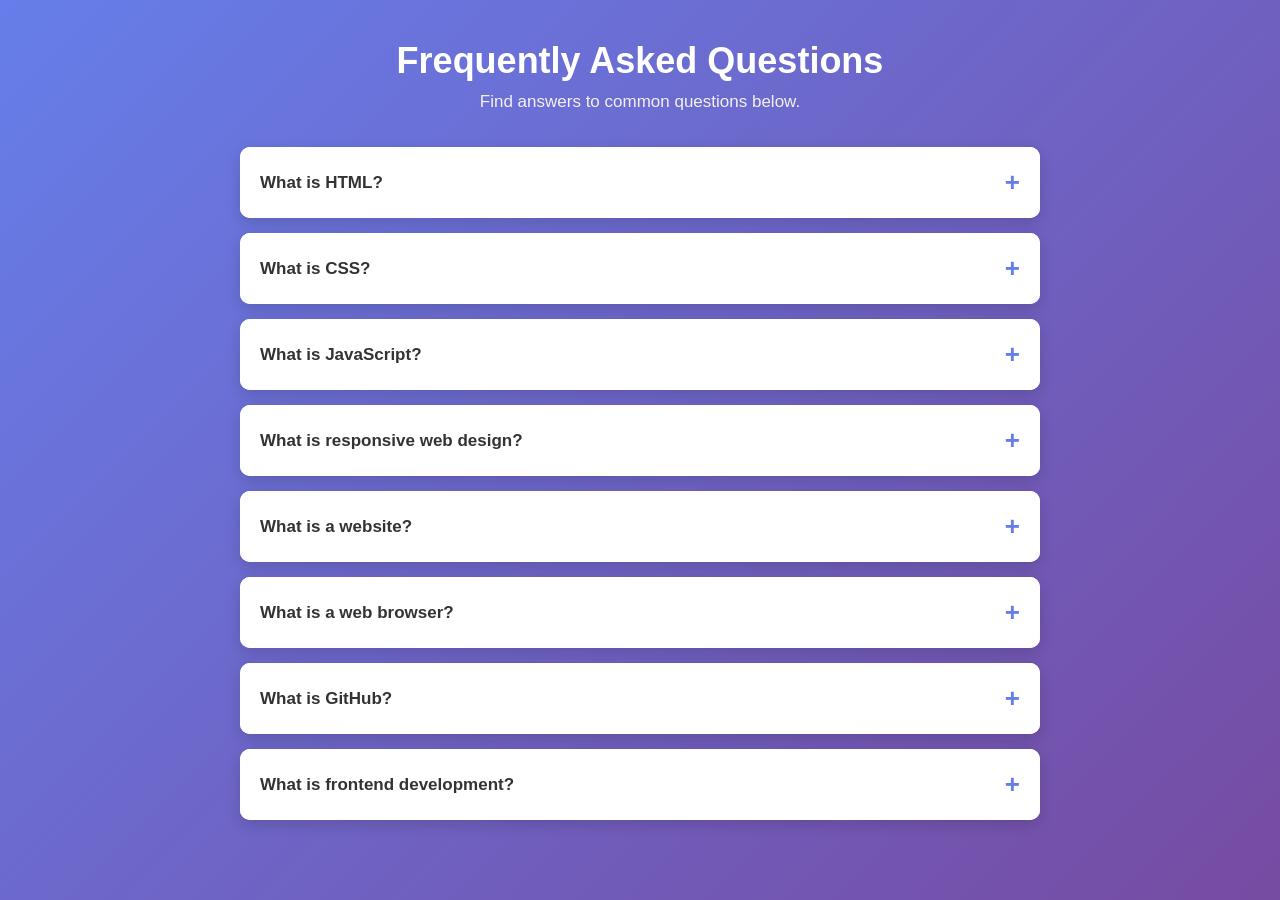
<file: index.html>
<!DOCTYPE html>
<html lang="en">
<head>
    <meta charset="UTF-8">
    <meta name="viewport" content="width=device-width, initial-scale=1.0">
    <title>FAQ Accordion</title>
    <link rel="stylesheet" href="style.css">
</head>
<body>

    <div class="container">

        <h1>Frequently Asked Questions</h1>
        <p class="subtitle">Find answers to common questions below.</p>

        <div class="faq-container">

            <div class="faq-item">
                <button class="faq-question">
                    What is HTML?
                    <span>+</span>
                </button>
                <div class="faq-answer">
                    <p>HTML is the standard markup language used to structure content on web pages.</p>
                </div>
            </div>

            <div class="faq-item">
                <button class="faq-question">
                    What is CSS?
                    <span>+</span>
                </button>
                <div class="faq-answer">
                    <p>CSS is used to style and design web pages, including colors, layouts, fonts, and spacing.</p>
                </div>
            </div>

            <div class="faq-item">
                <button class="faq-question">
                    What is JavaScript?
                    <span>+</span>
                </button>
                <div class="faq-answer">
                    <p>JavaScript is a programming language that adds interactivity and dynamic behavior to websites.</p>
                </div>
            </div>

            <div class="faq-item">
                <button class="faq-question">
                    What is responsive web design?
                    <span>+</span>
                </button>
                <div class="faq-answer">
                    <p>Responsive web design makes a website adapt to different screen sizes such as phones, tablets, and desktops.</p>
                </div>
            </div>

            <div class="faq-item">
                <button class="faq-question">
                    What is a website?
                    <span>+</span>
                </button>
                <div class="faq-answer">
                    <p>A website is a collection of web pages that can be accessed through the internet using a web browser.</p>
                </div>
            </div>

            <div class="faq-item">
                <button class="faq-question">
                    What is a web browser?
                    <span>+</span>
                </button>
                <div class="faq-answer">
                    <p>A web browser is software used to access and display websites, such as Chrome, Edge, or Firefox.</p>
                </div>
            </div>

            <div class="faq-item">
                <button class="faq-question">
                    What is GitHub?
                    <span>+</span>
                </button>
                <div class="faq-answer">
                    <p>GitHub is a platform used to store, manage, and collaborate on software development projects.</p>
                </div>
            </div>

            <div class="faq-item">
                <button class="faq-question">
                    What is frontend development?
                    <span>+</span>
                </button>
                <div class="faq-answer">
                    <p>Frontend development focuses on the parts of a website that users see and interact with directly.</p>
                </div>
            </div>

        </div>

    </div>

    <script src="script.js"></script>
</body>
</html>
</file>
<file: style.css>
* {
    margin: 0;
    padding: 0;
    box-sizing: border-box;
}

body {
    font-family: Arial, sans-serif;
    background: linear-gradient(135deg, #667eea, #764ba2);
    min-height: 100vh;
    padding: 40px 20px;
}

.container {
    width: 100%;
    max-width: 800px;
    margin: auto;
}

h1 {
    text-align: center;
    color: white;
    font-size: 36px;
    margin-bottom: 10px;
}

.subtitle {
    text-align: center;
    color: #f1f1f1;
    margin-bottom: 35px;
    font-size: 17px;
}

.faq-container {
    display: flex;
    flex-direction: column;
    gap: 15px;
}

.faq-item {
    background: white;
    border-radius: 10px;
    overflow: hidden;
    box-shadow: 0 5px 15px rgba(0, 0, 0, 0.15);
}

.faq-question {
    width: 100%;
    padding: 20px;
    border: none;
    background: white;
    display: flex;
    justify-content: space-between;
    align-items: center;
    text-align: left;
    font-size: 17px;
    font-weight: bold;
    color: #333;
    cursor: pointer;
}

.faq-question span {
    font-size: 26px;
    color: #667eea;
    transition: transform 0.3s ease;
}

.faq-answer {
    max-height: 0;
    overflow: hidden;
    padding: 0 20px;
    transition: max-height 0.3s ease, padding 0.3s ease;
}

.faq-answer p {
    color: #555;
    line-height: 1.6;
    padding-bottom: 20px;
}

.faq-item.active .faq-question {
    background: #f5f5ff;
    color: #667eea;
}

.faq-item.active .faq-question span {
    transform: rotate(45deg);
}

.faq-item.active .faq-answer {
    max-height: 200px;
    padding-top: 5px;
}

/* Mobile Design */
@media (max-width: 600px) {

    body {
        padding: 25px 15px;
    }

    h1 {
        font-size: 28px;
    }

    .subtitle {
        font-size: 15px;
    }

    .faq-question {
        padding: 17px;
        font-size: 15px;
    }

    .faq-answer {
        padding-left: 17px;
        padding-right: 17px;
    }
}
</file>
